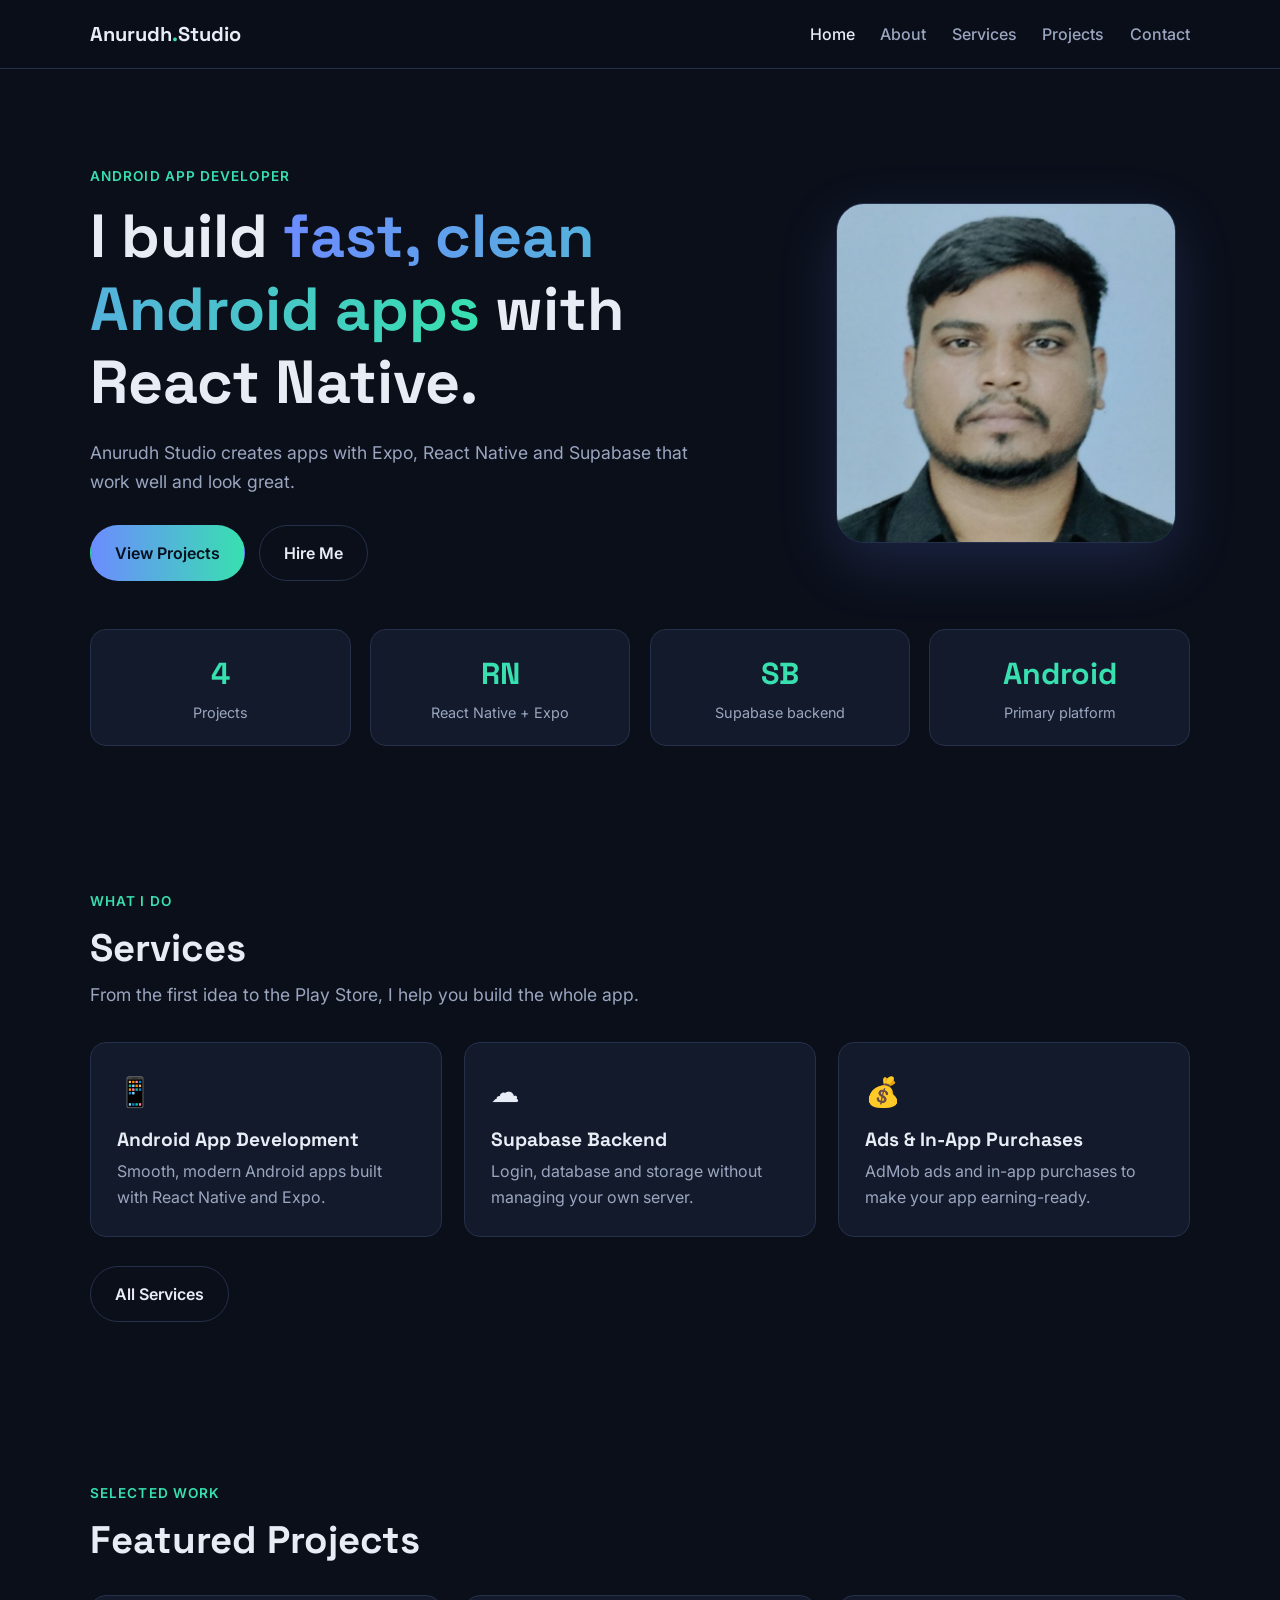
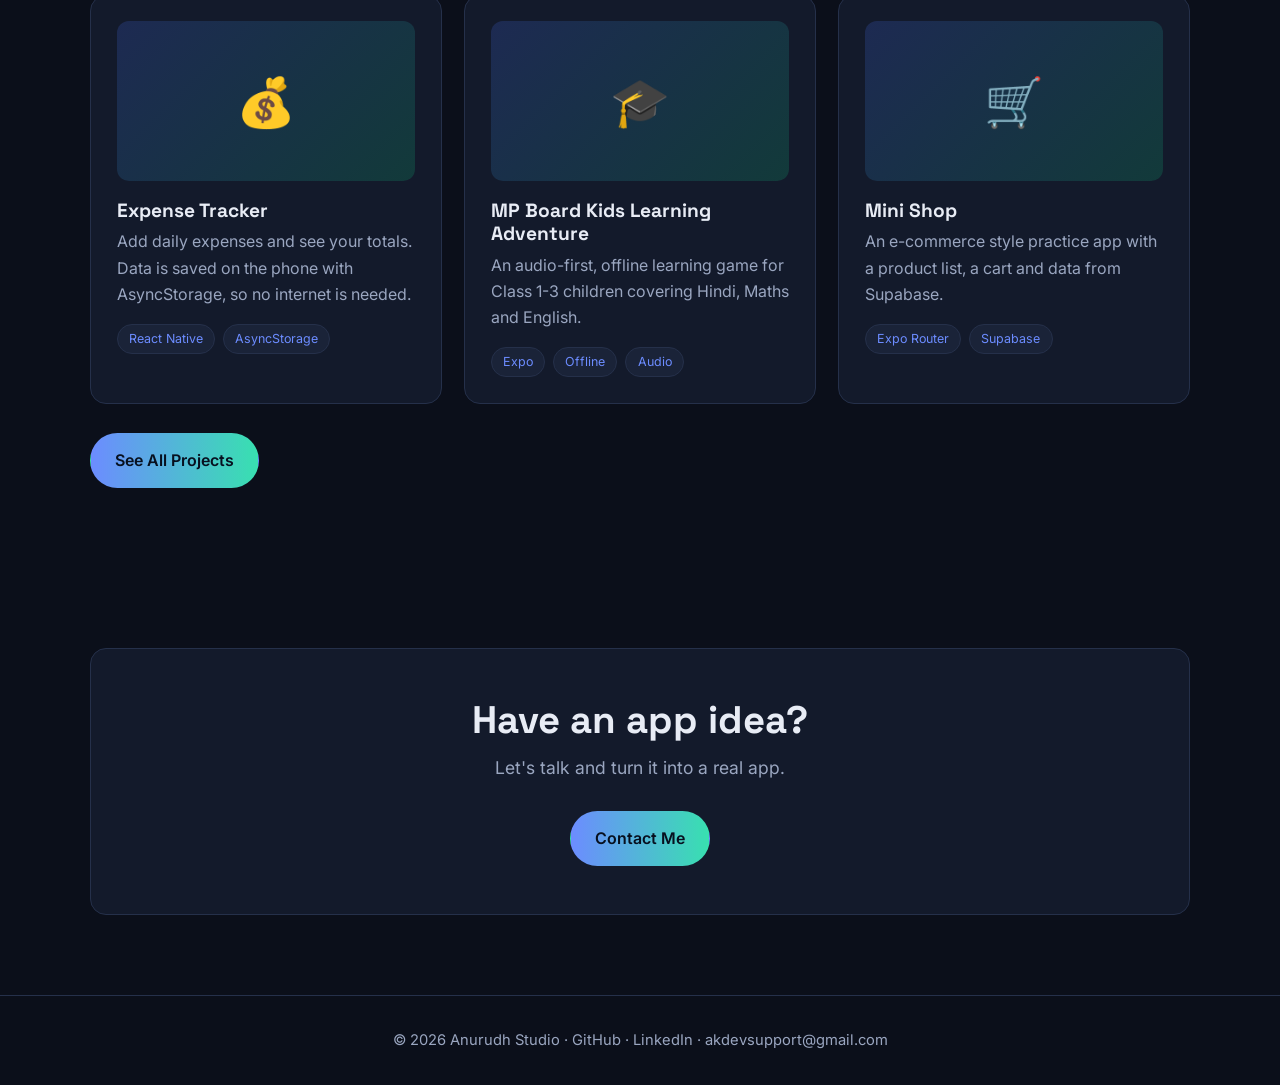
<file: index.html>
<!DOCTYPE html>
<html lang="en">
<head>
  <meta charset="UTF-8">
  <meta name="viewport" content="width=device-width, initial-scale=1">
  <title>Anurudh Studio | Android & React Native App Developer</title>
  <meta name="description" content="Anurudh Studio - Android apps built with React Native, Expo and Supabase. Portfolio, services and contact.">
  <meta name="theme-color" content="#0b0f1a">
  <meta property="og:title" content="Anurudh Studio | Android & React Native App Developer">
  <meta property="og:description" content="Android apps built with React Native, Expo and Supabase.">
  <meta property="og:type" content="website">
  <link rel="icon" type="image/svg+xml" href="images/favicon.svg">
  <link rel="preconnect" href="https://fonts.googleapis.com">
  <link rel="preconnect" href="https://fonts.gstatic.com" crossorigin>
  <link href="https://fonts.googleapis.com/css2?family=Inter:wght@400;500;600&family=Space+Grotesk:wght@500;700&display=swap" rel="stylesheet">
  <link rel="stylesheet" href="css/style.css">
</head>
<body>
  <header>
    <div class="container nav">
      <a href="index.html" class="logo">Anurudh<span>.</span>Studio</a>
      <button class="menu-btn" id="menu-btn" aria-label="Menu">&#9776;</button>
      <ul class="nav-links" id="nav-links">
        <li><a href="index.html">Home</a></li>
        <li><a href="about.html">About</a></li>
        <li><a href="services.html">Services</a></li>
        <li><a href="projects.html">Projects</a></li>
        <li><a href="contact.html">Contact</a></li>
      </ul>
    </div>
  </header>

  <main>
    <section class="hero">
      <div class="container">
        <div class="hero-grid">
          <div>
            <p class="eyebrow">Android App Developer</p>
            <h1>I build <span class="gradient-text">fast, clean Android apps</span> with React Native.</h1>
            <p class="lead" style="margin-top:1.2rem">
              Anurudh Studio creates apps with Expo, React Native and Supabase that work well and look great.
            </p>
            <div class="btn-row">
              <a href="projects.html" class="btn btn-primary">View Projects</a>
              <a href="contact.html" class="btn btn-outline">Hire Me</a>
            </div>
          </div>
          <div class="photo" data-initial="A">
            <img src="images/profile.jpg" alt="Anurudh, Android and React Native developer" width="900" height="900" fetchpriority="high">
          </div>
        </div>
        <div class="stats">
          <div class="stat"><b data-project-count>0</b><span>Projects</span></div>
          <div class="stat"><b>RN</b><span>React Native + Expo</span></div>
          <div class="stat"><b>SB</b><span>Supabase backend</span></div>
          <div class="stat"><b>Android</b><span>Primary platform</span></div>
        </div>
      </div>
    </section>

    <section>
      <div class="container">
        <p class="eyebrow">What I do</p>
        <h2>Services</h2>
        <p class="lead">From the first idea to the Play Store, I help you build the whole app.</p>
        <div class="grid grid-3" style="margin-top:2rem">
          <div class="card reveal"><div class="icon">&#128241;</div><h3>Android App Development</h3><p>Smooth, modern Android apps built with React Native and Expo.</p></div>
          <div class="card reveal"><div class="icon">&#9729;&#65039;</div><h3>Supabase Backend</h3><p>Login, database and storage without managing your own server.</p></div>
          <div class="card reveal"><div class="icon">&#128176;</div><h3>Ads &amp; In-App Purchases</h3><p>AdMob ads and in-app purchases to make your app earning-ready.</p></div>
        </div>
        <div class="btn-row"><a href="services.html" class="btn btn-outline">All Services</a></div>
      </div>
    </section>

    <section>
      <div class="container">
        <p class="eyebrow">Selected work</p>
        <h2>Featured Projects</h2>
        <div class="grid grid-3" id="featured-grid" style="margin-top:2rem"></div>
        <div class="btn-row"><a href="projects.html" class="btn btn-primary">See All Projects</a></div>
      </div>
    </section>

    <section>
      <div class="container card" style="text-align:center;padding:3rem 1.5rem">
        <h2>Have an app idea?</h2>
        <p class="lead" style="margin:0 auto">Let's talk and turn it into a real app.</p>
        <div class="btn-row" style="justify-content:center"><a href="contact.html" class="btn btn-primary">Contact Me</a></div>
      </div>
    </section>
  </main>

  <footer>
    <div class="container">
      &copy; <span data-year></span> Anurudh Studio &middot;
      <a href="#" data-github>GitHub</a> &middot;
      <a href="#" data-linkedin>LinkedIn</a> &middot;
      <a href="#" data-email></a>
    </div>
  </footer>

  <script src="js/config.js"></script>
  <script src="js/projects.js"></script>
  <script src="js/main.js"></script>
</body>
</html>
</file>
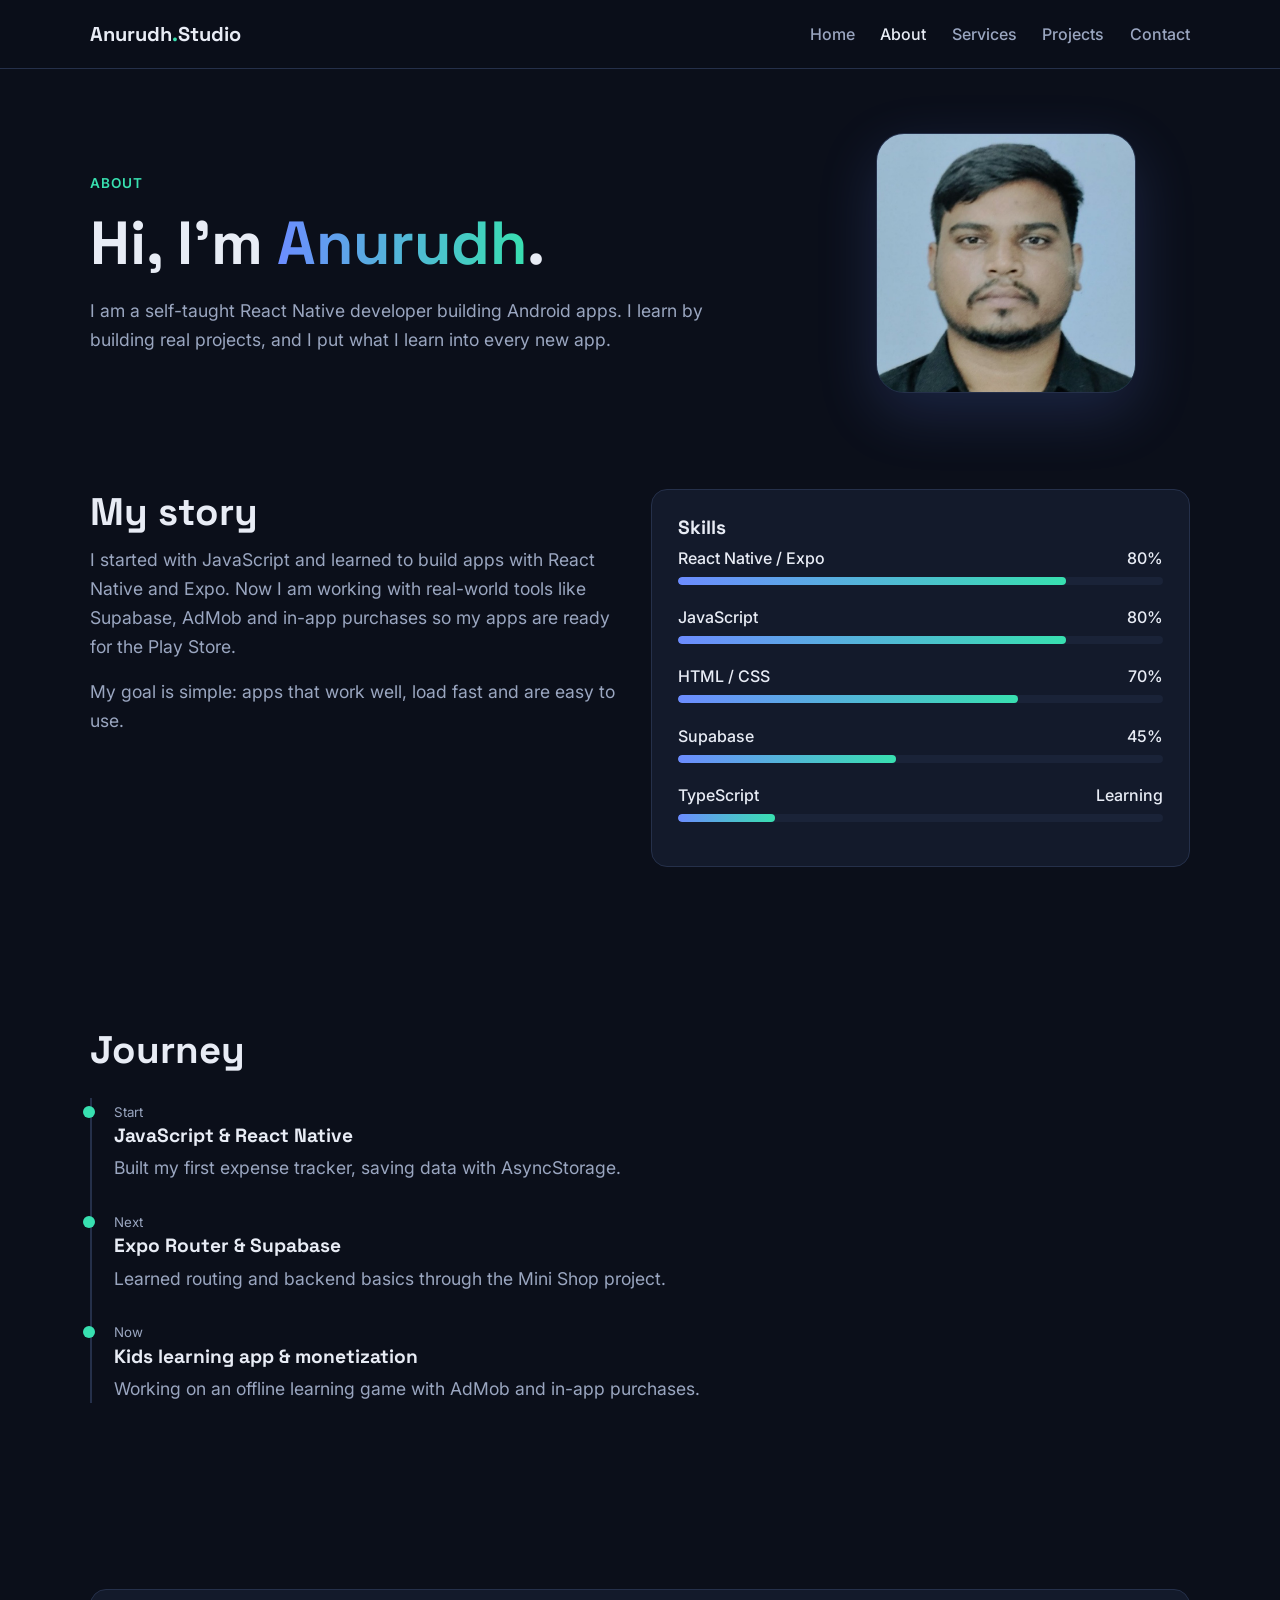
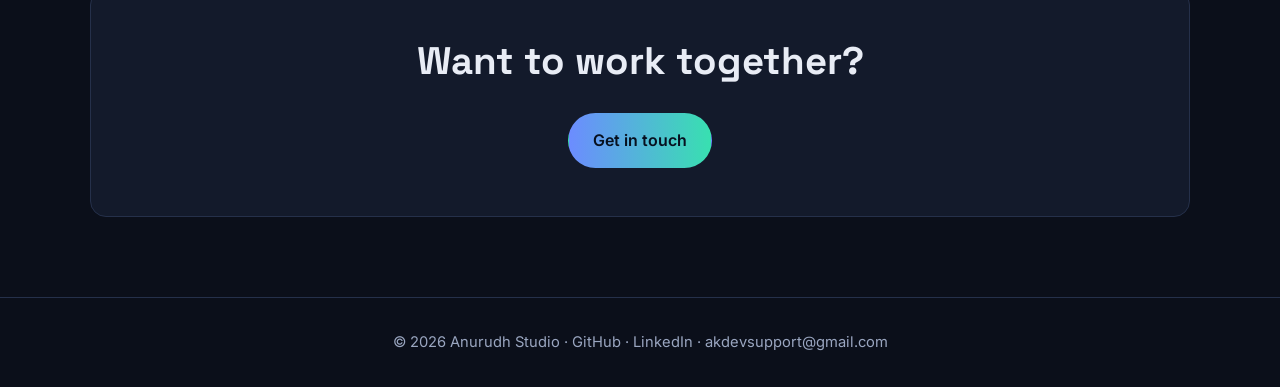
<file: about.html>
<!DOCTYPE html>
<html lang="en">
<head>
  <meta charset="UTF-8">
  <meta name="viewport" content="width=device-width, initial-scale=1">
  <title>About | Anurudh Studio</title>
  <meta name="description" content="About Anurudh Studio - a self-taught React Native developer building Android apps.">
  <meta name="theme-color" content="#0b0f1a">
  <link rel="icon" type="image/svg+xml" href="images/favicon.svg">
  <link rel="preconnect" href="https://fonts.googleapis.com">
  <link rel="preconnect" href="https://fonts.gstatic.com" crossorigin>
  <link href="https://fonts.googleapis.com/css2?family=Inter:wght@400;500;600&family=Space+Grotesk:wght@500;700&display=swap" rel="stylesheet">
  <link rel="stylesheet" href="css/style.css">
</head>
<body>
  <header>
    <div class="container nav">
      <a href="index.html" class="logo">Anurudh<span>.</span>Studio</a>
      <button class="menu-btn" id="menu-btn" aria-label="Menu">&#9776;</button>
      <ul class="nav-links" id="nav-links">
        <li><a href="index.html">Home</a></li>
        <li><a href="about.html">About</a></li>
        <li><a href="services.html">Services</a></li>
        <li><a href="projects.html">Projects</a></li>
        <li><a href="contact.html">Contact</a></li>
      </ul>
    </div>
  </header>

  <main>
    <section class="page-head">
      <div class="container">
        <div class="hero-grid">
          <div>
            <p class="eyebrow">About</p>
            <h1>Hi, I'm <span class="gradient-text">Anurudh</span>.</h1>
            <p class="lead" style="margin-top:1rem">
              I am a self-taught React Native developer building Android apps. I learn by building real projects, and I put what I learn into every new app.
            </p>
          </div>
          <div class="photo small" data-initial="A">
            <img src="images/profile.jpg" alt="Anurudh, Android and React Native developer" width="600" height="600">
          </div>
        </div>
      </div>
    </section>

    <section>
      <div class="container grid grid-2">
        <div class="reveal">
          <h2>My story</h2>
          <p class="lead">
            I started with JavaScript and learned to build apps with React Native and Expo. Now I am working with real-world tools like Supabase, AdMob and in-app purchases so my apps are ready for the Play Store.
          </p>
          <p class="lead" style="margin-top:1rem">
            My goal is simple: apps that work well, load fast and are easy to use.
          </p>
        </div>
        <div class="card reveal">
          <h3>Skills</h3>
          <div class="skill"><div class="skill-top"><span>React Native / Expo</span><span>80%</span></div><div class="bar"><i data-w="80"></i></div></div>
          <div class="skill"><div class="skill-top"><span>JavaScript</span><span>80%</span></div><div class="bar"><i data-w="80"></i></div></div>
          <div class="skill"><div class="skill-top"><span>HTML / CSS</span><span>70%</span></div><div class="bar"><i data-w="70"></i></div></div>
          <div class="skill"><div class="skill-top"><span>Supabase</span><span>45%</span></div><div class="bar"><i data-w="45"></i></div></div>
          <div class="skill"><div class="skill-top"><span>TypeScript</span><span>Learning</span></div><div class="bar"><i data-w="20"></i></div></div>
        </div>
      </div>
    </section>

    <section>
      <div class="container">
        <h2>Journey</h2>
        <div class="timeline">
          <div class="item reveal"><small>Start</small><h3>JavaScript &amp; React Native</h3><p class="lead">Built my first expense tracker, saving data with AsyncStorage.</p></div>
          <div class="item reveal"><small>Next</small><h3>Expo Router &amp; Supabase</h3><p class="lead">Learned routing and backend basics through the Mini Shop project.</p></div>
          <div class="item reveal"><small>Now</small><h3>Kids learning app &amp; monetization</h3><p class="lead">Working on an offline learning game with AdMob and in-app purchases.</p></div>
        </div>
      </div>
    </section>

    <section>
      <div class="container card" style="text-align:center;padding:3rem 1.5rem">
        <h2>Want to work together?</h2>
        <div class="btn-row" style="justify-content:center"><a href="contact.html" class="btn btn-primary">Get in touch</a></div>
      </div>
    </section>
  </main>

  <footer>
    <div class="container">
      &copy; <span data-year></span> Anurudh Studio &middot;
      <a href="#" data-github>GitHub</a> &middot;
      <a href="#" data-linkedin>LinkedIn</a> &middot;
      <a href="#" data-email></a>
    </div>
  </footer>

  <script src="js/config.js"></script>
  <script src="js/main.js"></script>
</body>
</html>
</file>
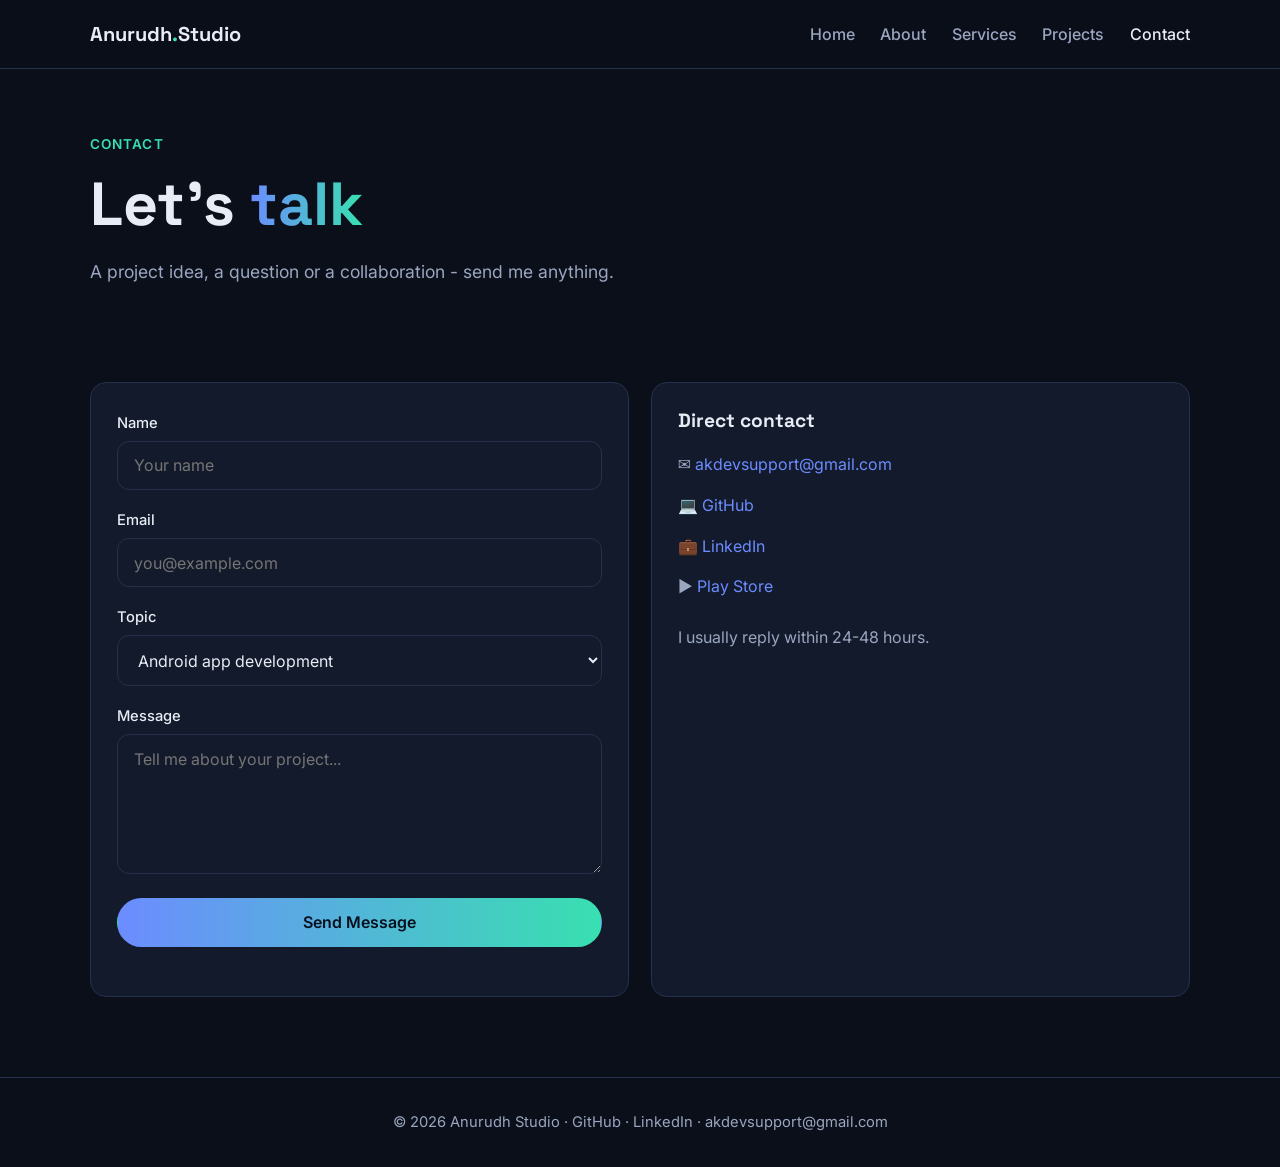
<file: contact.html>
<!DOCTYPE html>
<html lang="en">
<head>
  <meta charset="UTF-8">
  <meta name="viewport" content="width=device-width, initial-scale=1">
  <title>Contact | Anurudh Studio</title>
  <meta name="description" content="Contact Anurudh Studio for Android and React Native app development.">
  <meta name="theme-color" content="#0b0f1a">
  <link rel="icon" type="image/svg+xml" href="images/favicon.svg">
  <link rel="preconnect" href="https://fonts.googleapis.com">
  <link rel="preconnect" href="https://fonts.gstatic.com" crossorigin>
  <link href="https://fonts.googleapis.com/css2?family=Inter:wght@400;500;600&family=Space+Grotesk:wght@500;700&display=swap" rel="stylesheet">
  <link rel="stylesheet" href="css/style.css">
</head>
<body>
  <header>
    <div class="container nav">
      <a href="index.html" class="logo">Anurudh<span>.</span>Studio</a>
      <button class="menu-btn" id="menu-btn" aria-label="Menu">&#9776;</button>
      <ul class="nav-links" id="nav-links">
        <li><a href="index.html">Home</a></li>
        <li><a href="about.html">About</a></li>
        <li><a href="services.html">Services</a></li>
        <li><a href="projects.html">Projects</a></li>
        <li><a href="contact.html">Contact</a></li>
      </ul>
    </div>
  </header>

  <main>
    <section class="page-head">
      <div class="container">
        <p class="eyebrow">Contact</p>
        <h1>Let's <span class="gradient-text">talk</span></h1>
        <p class="lead" style="margin-top:1rem">A project idea, a question or a collaboration - send me anything.</p>
      </div>
    </section>

    <section>
      <div class="container grid grid-2">
        <div class="card">
          <form id="contact-form" novalidate>
            <div><label for="name">Name</label><input id="name" name="name" type="text" placeholder="Your name" required></div>
            <div><label for="email">Email</label><input id="email" name="email" type="email" placeholder="you@example.com" required></div>
            <div>
              <label for="topic">Topic</label>
              <select id="topic" name="topic">
                <option>Android app development</option>
                <option>Supabase backend</option>
                <option>Ads / In-app purchases</option>
                <option>Other</option>
              </select>
            </div>
            <div><label for="message">Message</label><textarea id="message" name="message" placeholder="Tell me about your project..." required></textarea></div>
            <button type="submit" class="btn btn-primary">Send Message</button>
            <p id="form-status" role="status"></p>
          </form>
        </div>

        <div class="card">
          <h3>Direct contact</h3>
          <ul class="contact-list">
            <li>&#9993;&#65039; <a href="#" data-email></a></li>
            <li>&#128187; <a href="#" data-github target="_blank" rel="noopener">GitHub</a></li>
            <li>&#128188; <a href="#" data-linkedin target="_blank" rel="noopener">LinkedIn</a></li>
            <li>&#9654;&#65039; <a href="#" data-playstore target="_blank" rel="noopener">Play Store</a></li>
          </ul>
          <p style="margin-top:1.5rem;color:var(--muted)">I usually reply within 24-48 hours.</p>
        </div>
      </div>
    </section>
  </main>

  <footer>
    <div class="container">
      &copy; <span data-year></span> Anurudh Studio &middot;
      <a href="#" data-github>GitHub</a> &middot;
      <a href="#" data-linkedin>LinkedIn</a> &middot;
      <a href="#" data-email></a>
    </div>
  </footer>

  <script src="js/config.js"></script>
  <script src="js/main.js"></script>
</body>
</html>
</file>
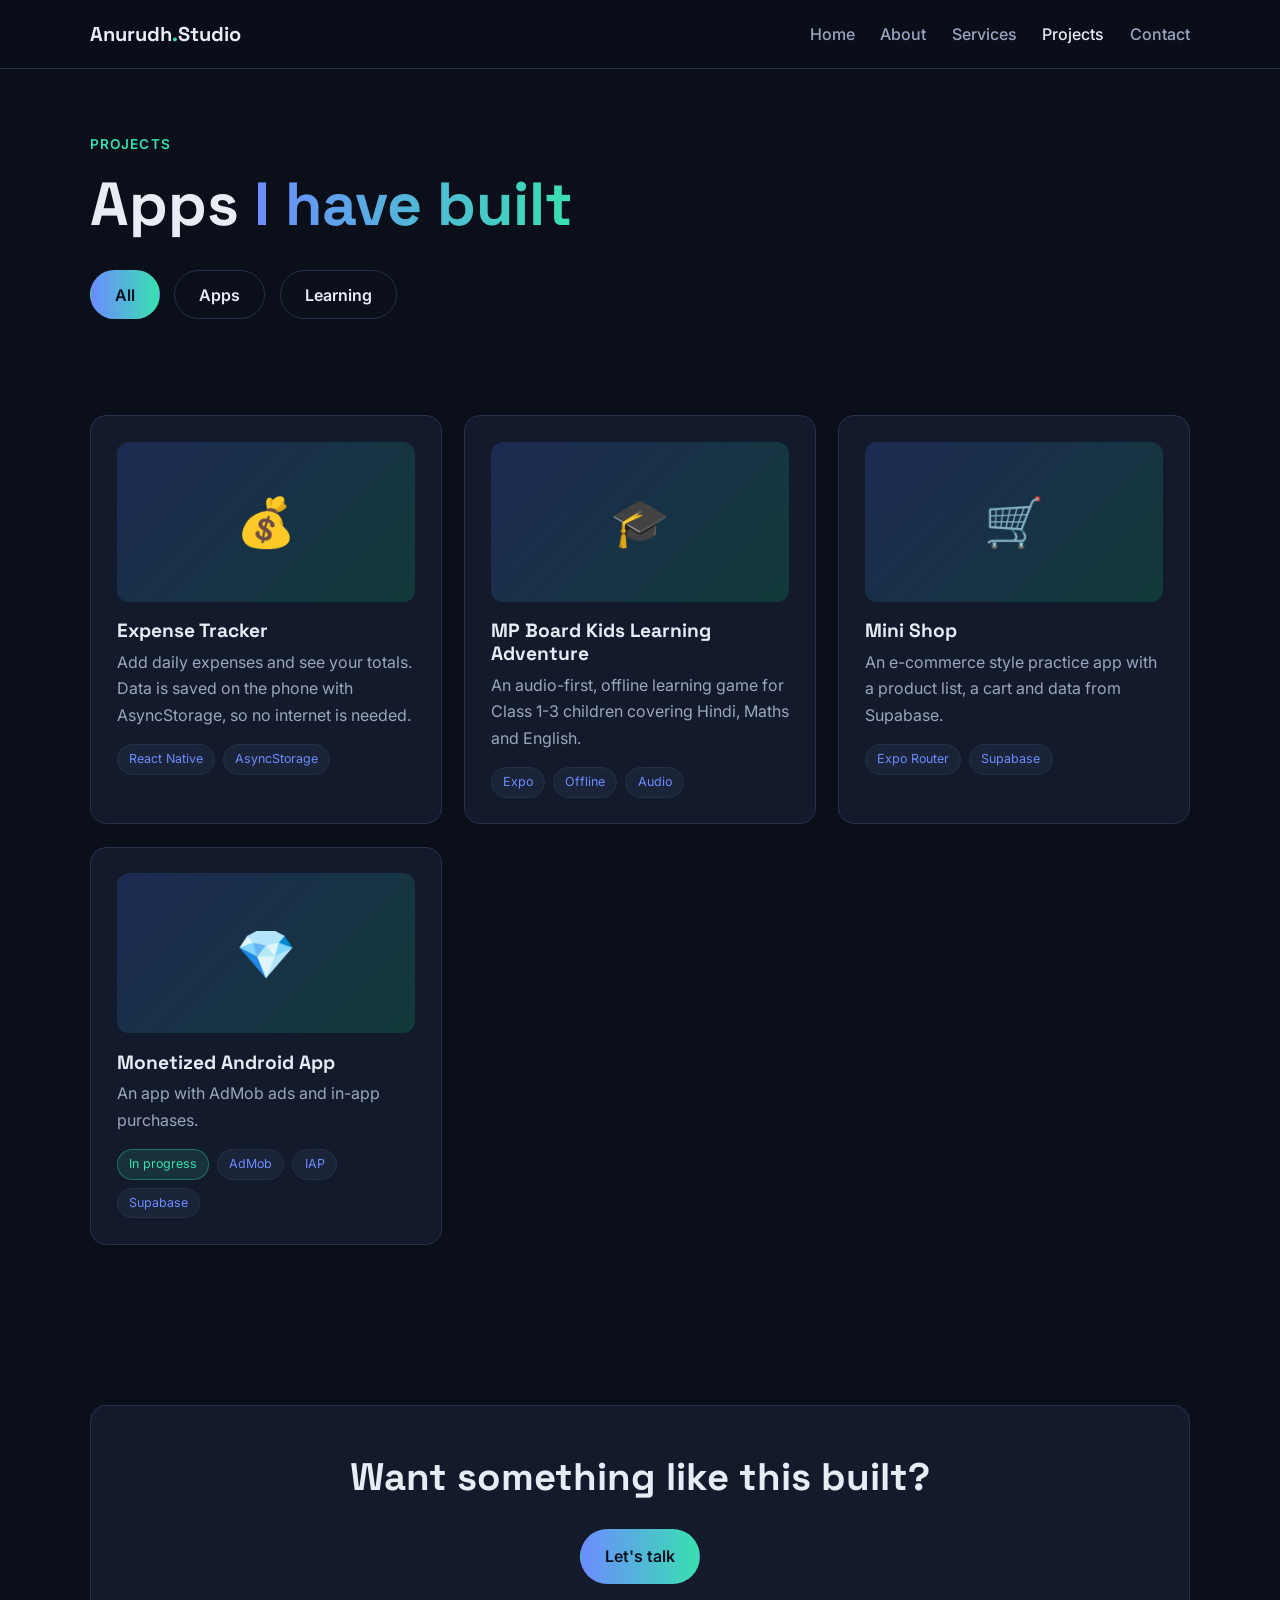
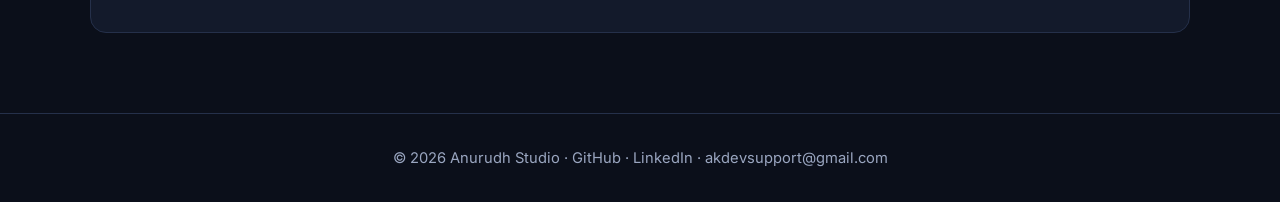
<file: projects.html>
<!DOCTYPE html>
<html lang="en">
<head>
  <meta charset="UTF-8">
  <meta name="viewport" content="width=device-width, initial-scale=1">
  <title>Projects | Anurudh Studio</title>
  <meta name="description" content="Projects by Anurudh Studio: expense tracker, kids learning game, mini shop and more.">
  <meta name="theme-color" content="#0b0f1a">
  <link rel="icon" type="image/svg+xml" href="images/favicon.svg">
  <link rel="preconnect" href="https://fonts.googleapis.com">
  <link rel="preconnect" href="https://fonts.gstatic.com" crossorigin>
  <link href="https://fonts.googleapis.com/css2?family=Inter:wght@400;500;600&family=Space+Grotesk:wght@500;700&display=swap" rel="stylesheet">
  <link rel="stylesheet" href="css/style.css">
</head>
<body>
  <header>
    <div class="container nav">
      <a href="index.html" class="logo">Anurudh<span>.</span>Studio</a>
      <button class="menu-btn" id="menu-btn" aria-label="Menu">&#9776;</button>
      <ul class="nav-links" id="nav-links">
        <li><a href="index.html">Home</a></li>
        <li><a href="about.html">About</a></li>
        <li><a href="services.html">Services</a></li>
        <li><a href="projects.html">Projects</a></li>
        <li><a href="contact.html">Contact</a></li>
      </ul>
    </div>
  </header>

  <main>
    <section class="page-head">
      <div class="container">
        <p class="eyebrow">Projects</p>
        <h1>Apps <span class="gradient-text">I have built</span></h1>
        <!-- Filter buttons are created automatically from js/projects.js -->
        <div class="btn-row" id="filter-row"></div>
      </div>
    </section>

    <section>
      <!-- Project cards are created automatically from js/projects.js -->
      <div class="container grid grid-3" id="projects-grid">
        <noscript><p class="lead">Please enable JavaScript to see the projects.</p></noscript>
      </div>
    </section>

    <section>
      <div class="container card" style="text-align:center;padding:3rem 1.5rem">
        <h2>Want something like this built?</h2>
        <div class="btn-row" style="justify-content:center"><a href="contact.html" class="btn btn-primary">Let's talk</a></div>
      </div>
    </section>
  </main>

  <footer>
    <div class="container">
      &copy; <span data-year></span> Anurudh Studio &middot;
      <a href="#" data-github>GitHub</a> &middot;
      <a href="#" data-linkedin>LinkedIn</a> &middot;
      <a href="#" data-email></a>
    </div>
  </footer>

  <script src="js/config.js"></script>
  <script src="js/projects.js"></script>
  <script src="js/main.js"></script>
</body>
</html>
</file>
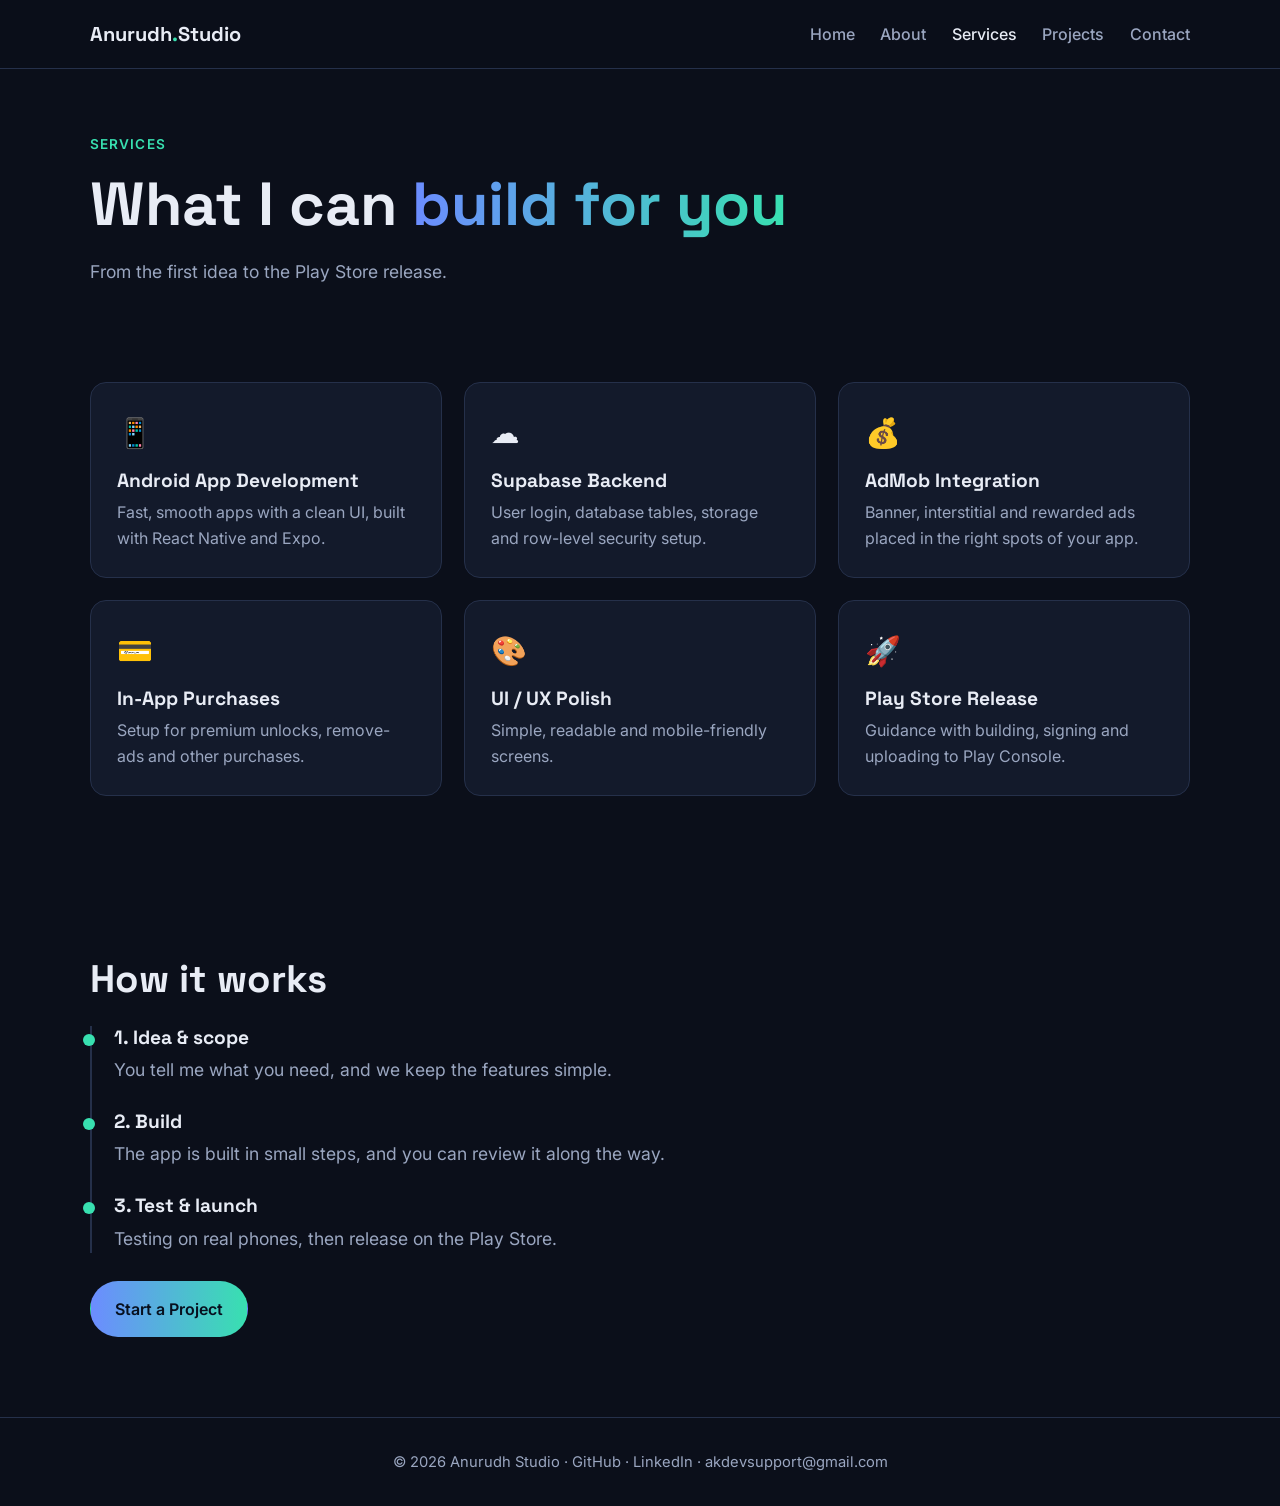
<file: services.html>
<!DOCTYPE html>
<html lang="en">
<head>
  <meta charset="UTF-8">
  <meta name="viewport" content="width=device-width, initial-scale=1">
  <title>Services | Anurudh Studio</title>
  <meta name="description" content="Android app development, Supabase backend, ads and in-app purchases by Anurudh Studio.">
  <meta name="theme-color" content="#0b0f1a">
  <link rel="icon" type="image/svg+xml" href="images/favicon.svg">
  <link rel="preconnect" href="https://fonts.googleapis.com">
  <link rel="preconnect" href="https://fonts.gstatic.com" crossorigin>
  <link href="https://fonts.googleapis.com/css2?family=Inter:wght@400;500;600&family=Space+Grotesk:wght@500;700&display=swap" rel="stylesheet">
  <link rel="stylesheet" href="css/style.css">
</head>
<body>
  <header>
    <div class="container nav">
      <a href="index.html" class="logo">Anurudh<span>.</span>Studio</a>
      <button class="menu-btn" id="menu-btn" aria-label="Menu">&#9776;</button>
      <ul class="nav-links" id="nav-links">
        <li><a href="index.html">Home</a></li>
        <li><a href="about.html">About</a></li>
        <li><a href="services.html">Services</a></li>
        <li><a href="projects.html">Projects</a></li>
        <li><a href="contact.html">Contact</a></li>
      </ul>
    </div>
  </header>

  <main>
    <section class="page-head">
      <div class="container">
        <p class="eyebrow">Services</p>
        <h1>What I can <span class="gradient-text">build for you</span></h1>
        <p class="lead" style="margin-top:1rem">From the first idea to the Play Store release.</p>
      </div>
    </section>

    <section>
      <div class="container grid grid-3">
        <div class="card reveal"><div class="icon">&#128241;</div><h3>Android App Development</h3><p>Fast, smooth apps with a clean UI, built with React Native and Expo.</p></div>
        <div class="card reveal"><div class="icon">&#9729;&#65039;</div><h3>Supabase Backend</h3><p>User login, database tables, storage and row-level security setup.</p></div>
        <div class="card reveal"><div class="icon">&#128176;</div><h3>AdMob Integration</h3><p>Banner, interstitial and rewarded ads placed in the right spots of your app.</p></div>
        <div class="card reveal"><div class="icon">&#128179;</div><h3>In-App Purchases</h3><p>Setup for premium unlocks, remove-ads and other purchases.</p></div>
        <div class="card reveal"><div class="icon">&#127912;</div><h3>UI / UX Polish</h3><p>Simple, readable and mobile-friendly screens.</p></div>
        <div class="card reveal"><div class="icon">&#128640;</div><h3>Play Store Release</h3><p>Guidance with building, signing and uploading to Play Console.</p></div>
      </div>
    </section>

    <section>
      <div class="container">
        <h2>How it works</h2>
        <div class="timeline">
          <div class="item reveal"><h3>1. Idea &amp; scope</h3><p class="lead">You tell me what you need, and we keep the features simple.</p></div>
          <div class="item reveal"><h3>2. Build</h3><p class="lead">The app is built in small steps, and you can review it along the way.</p></div>
          <div class="item reveal"><h3>3. Test &amp; launch</h3><p class="lead">Testing on real phones, then release on the Play Store.</p></div>
        </div>
        <div class="btn-row"><a href="contact.html" class="btn btn-primary">Start a Project</a></div>
      </div>
    </section>
  </main>

  <footer>
    <div class="container">
      &copy; <span data-year></span> Anurudh Studio &middot;
      <a href="#" data-github>GitHub</a> &middot;
      <a href="#" data-linkedin>LinkedIn</a> &middot;
      <a href="#" data-email></a>
    </div>
  </footer>

  <script src="js/config.js"></script>
  <script src="js/main.js"></script>
</body>
</html>
</file>
<file: css/style.css>
/* ===== Anurudh Studio - main stylesheet ===== */
:root {
  --bg: #0b0f1a;
  --surface: #131a2b;
  --surface-2: #1a2338;
  --text: #e8ecf5;
  --muted: #9aa6c0;
  --accent: #6c8cff;
  --accent-2: #38e0b0;
  --border: #25304a;
  --radius: 16px;
  --max: 1100px;
}

* { box-sizing: border-box; margin: 0; padding: 0; }
html { scroll-behavior: smooth; }
body {
  font-family: 'Inter', system-ui, -apple-system, sans-serif;
  background: var(--bg);
  color: var(--text);
  line-height: 1.65;
}
img { max-width: 100%; display: block; }
a { color: inherit; text-decoration: none; }
.container { width: min(var(--max), 92%); margin-inline: auto; }
h1, h2, h3 { font-family: 'Space Grotesk', 'Inter', sans-serif; line-height: 1.2; }
h1 { font-size: clamp(2.2rem, 6vw, 3.8rem); }
h2 { font-size: clamp(1.7rem, 4vw, 2.4rem); margin-bottom: .6rem; }
h3 { font-size: 1.2rem; margin-bottom: .4rem; }
p.lead { color: var(--muted); font-size: 1.1rem; max-width: 620px; }
.gradient-text {
  background: linear-gradient(90deg, var(--accent), var(--accent-2));
  -webkit-background-clip: text; background-clip: text; color: transparent;
}

/* ---- Header / Nav ---- */
header {
  position: sticky; top: 0; z-index: 50;
  background: rgba(11, 15, 26, .85);
  backdrop-filter: blur(10px);
  border-bottom: 1px solid var(--border);
}
.nav { display: flex; align-items: center; justify-content: space-between; height: 68px; }
.logo { font-family: 'Space Grotesk', sans-serif; font-weight: 700; font-size: 1.25rem; }
.logo span { color: var(--accent-2); }
.nav-links { display: flex; gap: 1.6rem; list-style: none; }
.nav-links a { color: var(--muted); font-weight: 500; transition: color .2s; }
.nav-links a:hover, .nav-links a.active { color: var(--text); }
.menu-btn {
  display: none; background: none; border: 1px solid var(--border);
  color: var(--text); font-size: 1.3rem; padding: .3rem .65rem; border-radius: 10px; cursor: pointer;
}

/* ---- Buttons ---- */
.btn {
  display: inline-block; padding: .85rem 1.5rem; border-radius: 999px;
  font-weight: 600; border: 1px solid transparent; cursor: pointer;
  font-family: inherit; font-size: 1rem; transition: transform .15s, opacity .2s;
}
.btn:hover { transform: translateY(-2px); }
.btn-primary { background: linear-gradient(90deg, var(--accent), var(--accent-2)); color: #07101f; }
.btn-outline { border-color: var(--border); color: var(--text); background: transparent; }
.btn-row { display: flex; flex-wrap: wrap; gap: .9rem; margin-top: 1.8rem; }

/* ---- Sections ---- */
section { padding: 5rem 0; }
.hero { padding: 6rem 0 4rem; }
.eyebrow { color: var(--accent-2); font-weight: 600; letter-spacing: .08em; text-transform: uppercase; font-size: .85rem; margin-bottom: .8rem; }
.page-head { padding: 4rem 0 1rem; }

/* ---- Cards / grids ---- */
.grid { display: grid; gap: 1.4rem; }
.grid-3 { grid-template-columns: repeat(auto-fit, minmax(260px, 1fr)); }
.grid-2 { grid-template-columns: repeat(auto-fit, minmax(300px, 1fr)); }
.card {
  background: var(--surface); border: 1px solid var(--border);
  border-radius: var(--radius); padding: 1.6rem; transition: transform .2s, border-color .2s;
}
.card:hover { transform: translateY(-4px); border-color: var(--accent); }
.card p { color: var(--muted); }
.icon { font-size: 1.8rem; margin-bottom: .8rem; }
.tag-row { display: flex; flex-wrap: wrap; gap: .5rem; margin-top: 1rem; }
.tag {
  font-size: .78rem; padding: .25rem .7rem; border-radius: 999px;
  background: var(--surface-2); color: var(--accent); border: 1px solid var(--border);
}
.thumb {
  height: 160px; border-radius: 12px; margin-bottom: 1.1rem;
  display: grid; place-items: center; font-size: 3rem;
  background: linear-gradient(135deg, #1d2a52, #123a3a);
}

/* ---- Stats ---- */
.stats { display: grid; grid-template-columns: repeat(auto-fit, minmax(150px, 1fr)); gap: 1.2rem; margin-top: 3rem; }
.stat { background: var(--surface); border: 1px solid var(--border); border-radius: var(--radius); padding: 1.2rem; text-align: center; }
.stat b { display: block; font-size: 1.9rem; font-family: 'Space Grotesk', sans-serif; color: var(--accent-2); }
.stat span { color: var(--muted); font-size: .9rem; }

/* ---- Skills ---- */
.skill { margin-bottom: 1.2rem; }
.skill-top { display: flex; justify-content: space-between; margin-bottom: .35rem; font-weight: 500; }
.bar { height: 8px; background: var(--surface-2); border-radius: 999px; overflow: hidden; }
.bar i { display: block; height: 100%; width: 0; background: linear-gradient(90deg, var(--accent), var(--accent-2)); border-radius: 999px; transition: width 1.2s ease; }

/* ---- Timeline ---- */
.timeline { border-left: 2px solid var(--border); padding-left: 1.4rem; margin-top: 1.5rem; }
.timeline .item { margin-bottom: 1.6rem; position: relative; }
.timeline .item::before {
  content: ''; position: absolute; left: -1.95rem; top: .5rem;
  width: 12px; height: 12px; border-radius: 50%; background: var(--accent-2);
}
.timeline small { color: var(--muted); }

/* ---- Form ---- */
form { display: grid; gap: 1rem; }
label { font-weight: 500; font-size: .92rem; }
input, textarea, select {
  width: 100%; margin-top: .35rem; padding: .85rem 1rem; border-radius: 12px;
  border: 1px solid var(--border); background: var(--surface); color: var(--text);
  font-family: inherit; font-size: 1rem;
}
input:focus, textarea:focus, select:focus { outline: 2px solid var(--accent); border-color: transparent; }
textarea { min-height: 140px; resize: vertical; }
#form-status { margin-top: .5rem; font-weight: 500; }
.ok { color: var(--accent-2); }
.err { color: #ff7b7b; }
.contact-list { list-style: none; display: grid; gap: .9rem; margin-top: 1.2rem; }
.contact-list li { color: var(--muted); }
.contact-list a { color: var(--accent); }

/* ---- Profile photo ---- */
.hero-grid { display: grid; grid-template-columns: 1.3fr .7fr; gap: 3rem; align-items: center; }
.photo {
  position: relative; width: 100%; max-width: 340px; aspect-ratio: 1 / 1;
  margin-inline: auto; border-radius: 28px; overflow: hidden;
  border: 1px solid var(--border);
  background: linear-gradient(135deg, #1d2a52, #123a3a);
  box-shadow: 0 20px 60px rgba(108, 140, 255, .18);
}
.photo img { width: 100%; height: 100%; object-fit: cover; }
.photo.no-img img { display: none; }
.photo.no-img::after {
  content: attr(data-initial); position: absolute; inset: 0;
  display: grid; place-items: center;
  font-family: 'Space Grotesk', sans-serif; font-size: 6rem; font-weight: 700; color: var(--accent-2);
}
.photo.small { max-width: 260px; }
@media (max-width: 760px) {
  .hero-grid { grid-template-columns: 1fr; gap: 2rem; }
  .photo { max-width: 240px; order: -1; }
}

/* ---- Project cards (screenshots, status, links) ---- */
.thumb { overflow: hidden; }
.thumb img { width: 100%; height: 100%; object-fit: cover; }
.tag.status { background: rgba(56, 224, 176, .12); color: var(--accent-2); border-color: rgba(56, 224, 176, .35); }
.card-link { margin-top: 1.1rem; }
.btn-sm { padding: .5rem 1.1rem; font-size: .9rem; }
.photo img { object-position: center 20%; }

/* ---- Footer ---- */
footer { border-top: 1px solid var(--border); padding: 2rem 0; color: var(--muted); text-align: center; font-size: .92rem; }

/* ---- Scroll reveal ---- */
.reveal { opacity: 0; transform: translateY(24px); transition: opacity .6s, transform .6s; }
.reveal.show { opacity: 1; transform: none; }

/* ---- Mobile ---- */
@media (max-width: 760px) {
  .menu-btn { display: block; }
  .nav-links {
    display: none; position: absolute; top: 68px; left: 0; right: 0;
    flex-direction: column; gap: 0; background: var(--bg);
    border-bottom: 1px solid var(--border);
  }
  .nav-links.open { display: flex; }
  .nav-links a { display: block; padding: 1rem 4%; }
  section { padding: 3.5rem 0; }
}
</file>
